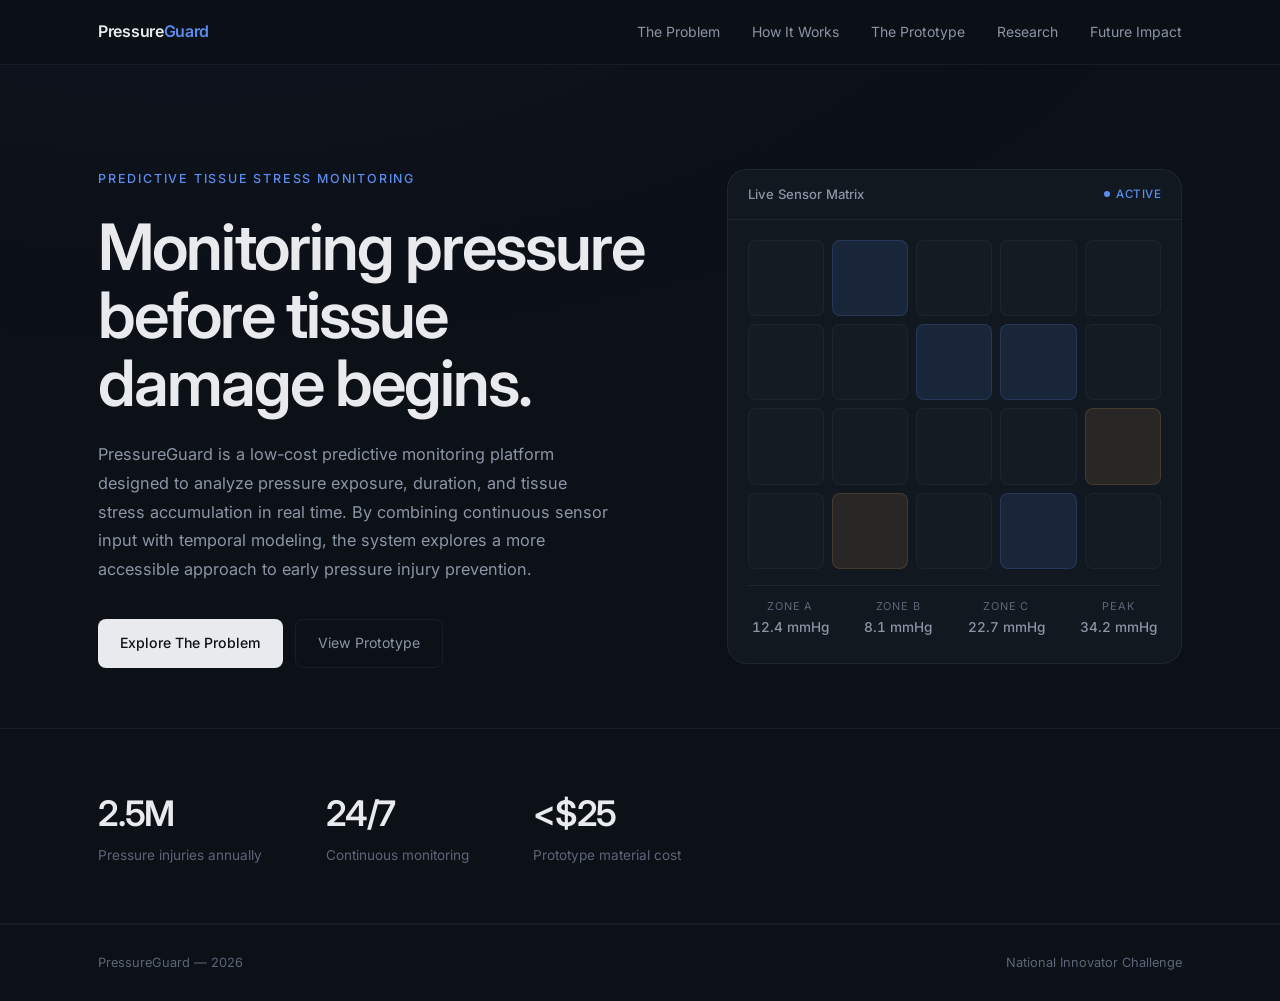
<file: index.html>
<!DOCTYPE html>
<html lang="en">
<head>
<meta charset="UTF-8">
<meta name="viewport" content="width=device-width, initial-scale=1.0">
<title>PressureGuard</title>
<link rel="preconnect" href="https://fonts.googleapis.com">
<link rel="preconnect" href="https://fonts.gstatic.com" crossorigin>
<link href="https://fonts.googleapis.com/css2?family=Inter:wght@300;400;500;600;700&display=swap" rel="stylesheet">
<link rel="stylesheet" href="css/style.css">
</head>
<body>

<nav>
<div class="container">
<div class="nav-inner">
<a href="index.html" class="logo">Pressure<span>Guard</span></a>
<div class="nav-links" id="navLinks">
<a href="problem.html">The Problem</a>
<a href="how-it-works.html">How It Works</a>
<a href="prototype.html">The Prototype</a>
<a href="research.html">Research</a>
<a href="future-impact.html">Future Impact</a>
</div>
<button class="menu-toggle" onclick="toggleMenu()" aria-label="Menu">
<span></span>
<span></span>
<span></span>
</button>
</div>
</div>
</nav>

<section class="hero">
<div class="container">
<div class="hero-grid">
<div class="hero-content fade-in">
<span class="hero-label">Predictive Tissue Stress Monitoring</span>
<h1>Monitoring pressure before tissue damage begins.</h1>
<p class="hero-body">PressureGuard is a low-cost predictive monitoring platform designed to analyze pressure exposure, duration, and tissue stress accumulation in real time. By combining continuous sensor input with temporal modeling, the system explores a more accessible approach to early pressure injury prevention.</p>
<div class="hero-buttons">
<a href="problem.html" class="btn-primary">Explore The Problem</a>
<a href="prototype.html" class="btn-secondary">View Prototype</a>
</div>
</div>
<div class="hero-visual fade-in" style="transition-delay: 0.15s">
<div class="visual-panel">
<div class="visual-header">
<span class="visual-header-title">Live Sensor Matrix</span>
<div class="visual-status"><span class="status-dot"></span> Active</div>
</div>
<div class="visual-body">
<div class="sensor-grid" id="sensorGrid">
<div class="sensor-cell"></div>
<div class="sensor-cell active"></div>
<div class="sensor-cell"></div>
<div class="sensor-cell"></div>
<div class="sensor-cell"></div>
<div class="sensor-cell"></div>
<div class="sensor-cell"></div>
<div class="sensor-cell active"></div>
<div class="sensor-cell active"></div>
<div class="sensor-cell"></div>
<div class="sensor-cell active"></div>
<div class="sensor-cell"></div>
<div class="sensor-cell"></div>
<div class="sensor-cell"></div>
<div class="sensor-cell elevated"></div>
<div class="sensor-cell"></div>
<div class="sensor-cell elevated"></div>
<div class="sensor-cell"></div>
<div class="sensor-cell active"></div>
<div class="sensor-cell"></div>
</div>
<div class="sensor-readings">
<div class="reading">
<div class="reading-label">Zone A</div>
<div class="reading-value" id="zoneA">12.4 mmHg</div>
</div>
<div class="reading">
<div class="reading-label">Zone B</div>
<div class="reading-value" id="zoneB">8.1 mmHg</div>
</div>
<div class="reading">
<div class="reading-label">Zone C</div>
<div class="reading-value" id="zoneC">22.7 mmHg</div>
</div>
<div class="reading">
<div class="reading-label">Peak</div>
<div class="reading-value" id="peak">34.2 mmHg</div>
</div>
</div>
</div>
</div>
</div>
</div>
</div>
</section>

<section class="stats-section">
<div class="container">
<div class="stats-row fade-in">
<div class="stat-item">
<h3>2.5M</h3>
<p>Pressure injuries annually</p>
</div>
<div class="stat-item">
<h3>24/7</h3>
<p>Continuous monitoring</p>
</div>
<div class="stat-item">
<h3>&lt;$25</h3>
<p>Prototype material cost</p>
</div>
</div>
</div>
</section>

<footer>
<div class="container">
<span class="footer-text">PressureGuard &mdash; 2026</span>
<span class="footer-text">National Innovator Challenge</span>
</div>
</footer>

<script src="js/main.js"></script>
</body>
</html>
</file>
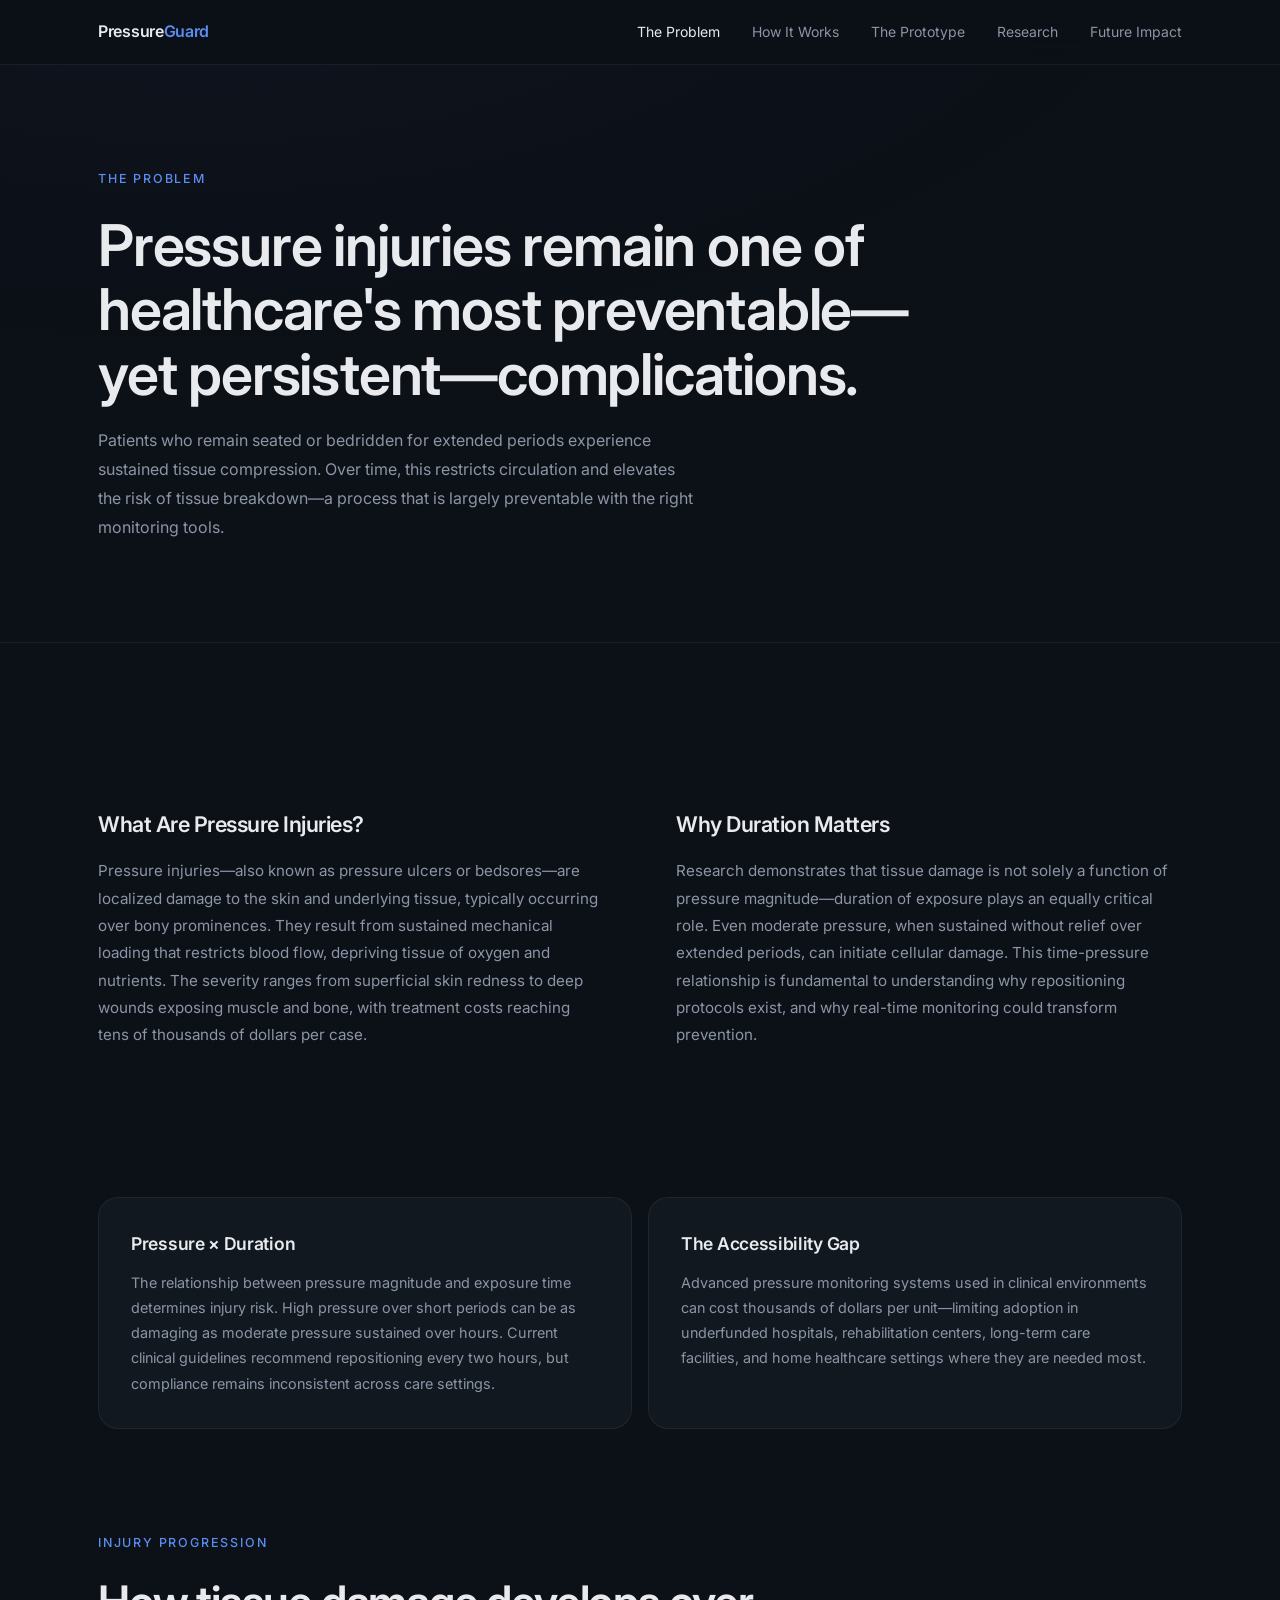
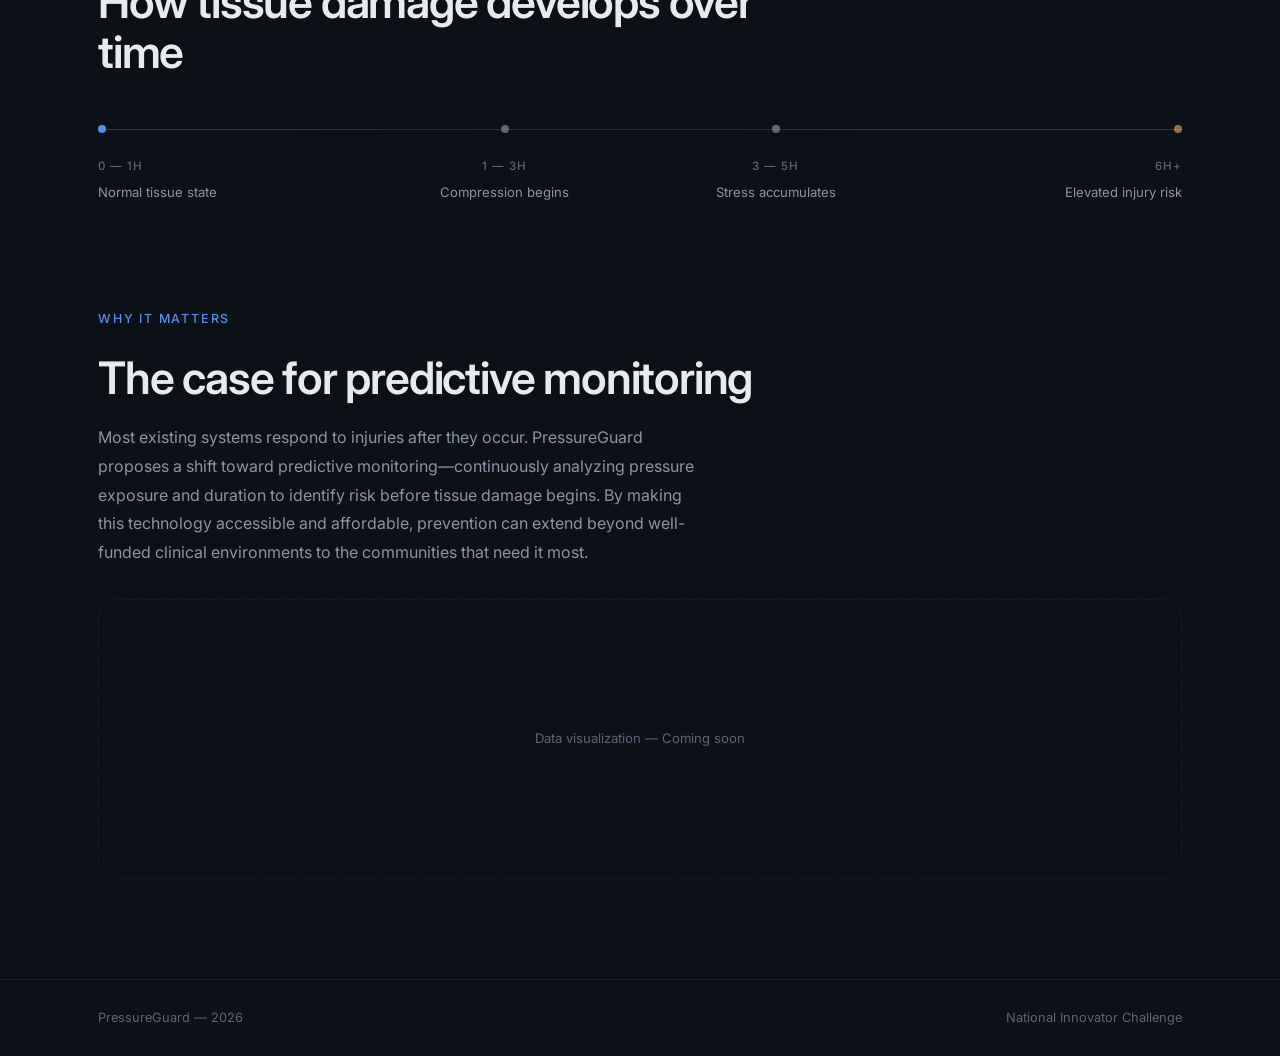
<file: problem.html>
<!DOCTYPE html>
<html lang="en">
<head>
<meta charset="UTF-8">
<meta name="viewport" content="width=device-width, initial-scale=1.0">
<title>PressureGuard &mdash; The Problem</title>
<link rel="preconnect" href="https://fonts.googleapis.com">
<link rel="preconnect" href="https://fonts.gstatic.com" crossorigin>
<link href="https://fonts.googleapis.com/css2?family=Inter:wght@300;400;500;600;700&display=swap" rel="stylesheet">
<link rel="stylesheet" href="css/style.css">
</head>
<body>

<nav>
<div class="container">
<div class="nav-inner">
<a href="index.html" class="logo">Pressure<span>Guard</span></a>
<div class="nav-links" id="navLinks">
<a href="problem.html" class="active">The Problem</a>
<a href="how-it-works.html">How It Works</a>
<a href="prototype.html">The Prototype</a>
<a href="research.html">Research</a>
<a href="future-impact.html">Future Impact</a>
</div>
<button class="menu-toggle" onclick="toggleMenu()" aria-label="Menu">
<span></span>
<span></span>
<span></span>
</button>
</div>
</div>
</nav>

<section class="section">
<div class="container">
<div class="fade-in">
<span class="section-label">The Problem</span>
<h1 class="section-title" style="font-size: clamp(2.4rem, 4.5vw, 3.6rem); max-width: 820px;">Pressure injuries remain one of healthcare's most preventable&mdash;yet persistent&mdash;complications.</h1>
<p class="section-body">Patients who remain seated or bedridden for extended periods experience sustained tissue compression. Over time, this restricts circulation and elevates the risk of tissue breakdown&mdash;a process that is largely preventable with the right monitoring tools.</p>
</div>
</div>
</section>

<div class="divider"></div>

<section class="section">
<div class="container">
<div class="content-grid">
<div class="content-block fade-in">
<h2>What Are Pressure Injuries?</h2>
<p>Pressure injuries&mdash;also known as pressure ulcers or bedsores&mdash;are localized damage to the skin and underlying tissue, typically occurring over bony prominences. They result from sustained mechanical loading that restricts blood flow, depriving tissue of oxygen and nutrients. The severity ranges from superficial skin redness to deep wounds exposing muscle and bone, with treatment costs reaching tens of thousands of dollars per case.</p>
</div>
<div class="content-block fade-in" style="transition-delay: 0.1s">
<h2>Why Duration Matters</h2>
<p>Research demonstrates that tissue damage is not solely a function of pressure magnitude&mdash;duration of exposure plays an equally critical role. Even moderate pressure, when sustained without relief over extended periods, can initiate cellular damage. This time-pressure relationship is fundamental to understanding why repositioning protocols exist, and why real-time monitoring could transform prevention.</p>
</div>
</div>
</div>
</section>

<section class="section" style="padding-top: 0;">
<div class="container">
<div class="card-grid fade-in">
<div class="card">
<h3>Pressure &times; Duration</h3>
<p>The relationship between pressure magnitude and exposure time determines injury risk. High pressure over short periods can be as damaging as moderate pressure sustained over hours. Current clinical guidelines recommend repositioning every two hours, but compliance remains inconsistent across care settings.</p>
</div>
<div class="card">
<h3>The Accessibility Gap</h3>
<p>Advanced pressure monitoring systems used in clinical environments can cost thousands of dollars per unit&mdash;limiting adoption in underfunded hospitals, rehabilitation centers, long-term care facilities, and home healthcare settings where they are needed most.</p>
</div>
</div>
</div>
</section>

<section class="section" style="padding-top: 0;">
<div class="container">
<div class="fade-in">
<span class="section-label">Injury Progression</span>
<h2 class="section-title">How tissue damage develops over time</h2>
<div class="timeline">
<div class="timeline-step">
<span class="timeline-dot"></span>
<span class="timeline-time">0 &mdash; 1h</span>
<span class="timeline-desc">Normal tissue state</span>
</div>
<div class="timeline-step">
<span class="timeline-dot"></span>
<span class="timeline-time">1 &mdash; 3h</span>
<span class="timeline-desc">Compression begins</span>
</div>
<div class="timeline-step">
<span class="timeline-dot"></span>
<span class="timeline-time">3 &mdash; 5h</span>
<span class="timeline-desc">Stress accumulates</span>
</div>
<div class="timeline-step">
<span class="timeline-dot"></span>
<span class="timeline-time">6h+</span>
<span class="timeline-desc">Elevated injury risk</span>
</div>
</div>
</div>
</div>
</section>

<section class="section" style="padding-top: 0;">
<div class="container">
<div class="fade-in">
<span class="section-label">Why It Matters</span>
<h2 class="section-title">The case for predictive monitoring</h2>
<p class="section-body" style="margin-bottom: 32px;">Most existing systems respond to injuries after they occur. PressureGuard proposes a shift toward predictive monitoring&mdash;continuously analyzing pressure exposure and duration to identify risk before tissue damage begins. By making this technology accessible and affordable, prevention can extend beyond well-funded clinical environments to the communities that need it most.</p>
<div class="placeholder-area" style="height: 280px;">Data visualization &mdash; Coming soon</div>
</div>
</div>
</section>

<footer>
<div class="container">
<span class="footer-text">PressureGuard &mdash; 2026</span>
<span class="footer-text">National Innovator Challenge</span>
</div>
</footer>

<script src="js/main.js"></script>
</body>
</html>
</file>
<file: css/style.css>
:root {
  --bg: #0c1017;
  --surface: #111820;
  --border: rgba(255, 255, 255, 0.06);
  --border-hover: rgba(255, 255, 255, 0.12);
  --accent: #5b8def;
  --accent-subtle: rgba(91, 141, 239, 0.08);
  --text: #e8eaed;
  --text-secondary: #8b95a5;
  --text-muted: #5c6678;
  --radius: 12px;
  --radius-lg: 20px;
}

* {
  margin: 0;
  padding: 0;
  box-sizing: border-box;
}

html {
  scroll-behavior: smooth;
}

body {
  font-family: 'Inter', sans-serif;
  background: var(--bg);
  color: var(--text);
  overflow-x: hidden;
  -webkit-font-smoothing: antialiased;
  -moz-osx-font-smoothing: grayscale;
  line-height: 1.6;
}

body::before {
  content: '';
  position: fixed;
  inset: 0;
  z-index: -1;
  background: radial-gradient(ellipse 80% 50% at 15% -10%, rgba(91, 141, 239, 0.04), transparent);
  pointer-events: none;
}

a {
  text-decoration: none;
  color: inherit;
}

button {
  font-family: 'Inter', sans-serif;
  cursor: pointer;
}

.container {
  width: 100%;
  max-width: 1180px;
  margin: 0 auto;
  padding: 0 48px;
}

nav {
  position: sticky;
  top: 0;
  z-index: 1000;
  backdrop-filter: blur(16px);
  -webkit-backdrop-filter: blur(16px);
  background: rgba(12, 16, 23, 0.82);
  border-bottom: 1px solid var(--border);
}

.nav-inner {
  display: flex;
  justify-content: space-between;
  align-items: center;
  height: 64px;
}

.logo {
  font-size: 1rem;
  font-weight: 600;
  letter-spacing: -0.3px;
  color: var(--text);
}

.logo span {
  color: var(--accent);
}

.nav-links {
  display: flex;
  gap: 32px;
  align-items: center;
}

.nav-links a {
  color: var(--text-secondary);
  font-size: 0.875rem;
  font-weight: 400;
  transition: color 0.2s ease;
  white-space: nowrap;
}

.nav-links a:hover,
.nav-links a.active {
  color: var(--text);
}

.menu-toggle {
  display: none;
  background: none;
  border: none;
  color: var(--text-secondary);
  padding: 8px;
  flex-direction: column;
  gap: 5px;
}

.menu-toggle span {
  display: block;
  width: 18px;
  height: 1.5px;
  background: currentColor;
  border-radius: 1px;
  transition: 0.2s ease;
}

.hero {
  padding: 100px 0 60px;
}

.hero-grid {
  display: grid;
  grid-template-columns: 1.1fr 0.9fr;
  gap: 72px;
  align-items: center;
}

.hero-label {
  display: inline-block;
  color: var(--accent);
  font-size: 0.78rem;
  font-weight: 500;
  text-transform: uppercase;
  letter-spacing: 1.8px;
  margin-bottom: 24px;
}

.hero h1 {
  font-size: clamp(2.6rem, 5vw, 4.2rem);
  font-weight: 600;
  line-height: 1.06;
  letter-spacing: -2px;
  max-width: 640px;
  margin-bottom: 24px;
}

.hero-body {
  max-width: 520px;
  color: var(--text-secondary);
  font-size: 1.02rem;
  line-height: 1.75;
  margin-bottom: 36px;
}

.hero-buttons {
  display: flex;
  gap: 12px;
  flex-wrap: wrap;
}

.btn-primary {
  display: inline-flex;
  align-items: center;
  gap: 8px;
  background: var(--text);
  color: var(--bg);
  border: none;
  padding: 12px 22px;
  border-radius: 8px;
  font-size: 0.88rem;
  font-weight: 500;
  transition: all 0.2s ease;
}

.btn-primary:hover {
  background: #fff;
  transform: translateY(-1px);
}

.btn-secondary {
  display: inline-flex;
  align-items: center;
  gap: 8px;
  background: transparent;
  color: var(--text-secondary);
  border: 1px solid var(--border);
  padding: 12px 22px;
  border-radius: 8px;
  font-size: 0.88rem;
  font-weight: 400;
  transition: all 0.2s ease;
}

.btn-secondary:hover {
  border-color: var(--border-hover);
  color: var(--text);
  background: rgba(255, 255, 255, 0.02);
}

.stats-section {
  border-top: 1px solid var(--border);
  border-bottom: 1px solid var(--border);
}

.stats-row {
  display: flex;
  gap: 64px;
  padding: 56px 0;
}

.stat-item h3 {
  font-size: 2.2rem;
  font-weight: 600;
  letter-spacing: -1.2px;
  margin-bottom: 4px;
}

.stat-item p {
  color: var(--text-muted);
  font-size: 0.85rem;
}

.visual-panel {
  width: 100%;
  border-radius: var(--radius-lg);
  border: 1px solid var(--border);
  background: var(--surface);
  overflow: hidden;
}

.visual-header {
  display: flex;
  justify-content: space-between;
  align-items: center;
  padding: 14px 20px;
  border-bottom: 1px solid var(--border);
}

.visual-header-title {
  font-size: 0.82rem;
  color: var(--text-secondary);
  font-weight: 500;
}

.visual-status {
  display: flex;
  align-items: center;
  gap: 6px;
  font-size: 0.72rem;
  color: var(--accent);
  font-weight: 500;
  text-transform: uppercase;
  letter-spacing: 0.5px;
}

.status-dot {
  width: 6px;
  height: 6px;
  border-radius: 50%;
  background: var(--accent);
  animation: pulse 2.5s ease-in-out infinite;
}

@keyframes pulse {
  0%, 100% { opacity: 1; }
  50% { opacity: 0.3; }
}

.visual-body {
  padding: 20px;
}

.sensor-grid {
  display: grid;
  grid-template-columns: repeat(5, 1fr);
  gap: 8px;
  margin-bottom: 16px;
}

.sensor-cell {
  aspect-ratio: 1;
  border-radius: 8px;
  background: rgba(255, 255, 255, 0.015);
  border: 1px solid rgba(255, 255, 255, 0.04);
  transition: all 1.2s ease;
}

.sensor-cell.active {
  background: rgba(91, 141, 239, 0.12);
  border-color: rgba(91, 141, 239, 0.18);
}

.sensor-cell.elevated {
  background: rgba(239, 178, 91, 0.1);
  border-color: rgba(239, 178, 91, 0.14);
}

.sensor-readings {
  display: flex;
  justify-content: space-between;
  padding: 12px 4px 4px;
  border-top: 1px solid var(--border);
  margin-top: 12px;
}

.reading {
  text-align: center;
}

.reading-label {
  font-size: 0.68rem;
  color: var(--text-muted);
  text-transform: uppercase;
  letter-spacing: 0.8px;
  margin-bottom: 2px;
}

.reading-value {
  font-size: 0.85rem;
  font-weight: 500;
  color: var(--text-secondary);
  font-variant-numeric: tabular-nums;
}

.section {
  padding: 100px 0;
}

.section-label {
  display: inline-block;
  color: var(--accent);
  font-size: 0.78rem;
  font-weight: 500;
  text-transform: uppercase;
  letter-spacing: 1.8px;
  margin-bottom: 24px;
}

.section-title {
  font-size: clamp(2rem, 3.5vw, 2.8rem);
  font-weight: 600;
  line-height: 1.12;
  letter-spacing: -1.2px;
  max-width: 720px;
  margin-bottom: 20px;
}

.section-body {
  max-width: 600px;
  color: var(--text-secondary);
  font-size: 1rem;
  line-height: 1.8;
}

.card-grid {
  display: grid;
  grid-template-columns: 1fr 1fr;
  gap: 16px;
  margin-top: 48px;
}

.card {
  background: var(--surface);
  border: 1px solid var(--border);
  border-radius: var(--radius-lg);
  padding: 32px;
  transition: border-color 0.25s ease, transform 0.25s ease;
}

.card:hover {
  border-color: var(--border-hover);
  transform: translateY(-2px);
}

.card h3 {
  font-size: 1.1rem;
  font-weight: 600;
  letter-spacing: -0.3px;
  margin-bottom: 12px;
}

.card p {
  color: var(--text-secondary);
  font-size: 0.9rem;
  line-height: 1.75;
}

.placeholder-area {
  border-radius: var(--radius-lg);
  border: 1px dashed rgba(255, 255, 255, 0.06);
  display: flex;
  align-items: center;
  justify-content: center;
  color: var(--text-muted);
  font-size: 0.82rem;
  margin-top: 32px;
  padding: 24px;
}

.content-grid {
  display: grid;
  grid-template-columns: 1fr 1fr;
  gap: 72px;
  align-items: start;
  margin-top: 64px;
}

.content-block h2 {
  font-size: 1.35rem;
  font-weight: 600;
  letter-spacing: -0.5px;
  margin-bottom: 16px;
}

.content-block p {
  color: var(--text-secondary);
  font-size: 0.95rem;
  line-height: 1.8;
}

.timeline {
  display: flex;
  justify-content: space-between;
  position: relative;
  margin-top: 48px;
}

.timeline::before {
  content: '';
  position: absolute;
  top: 4px;
  left: 0;
  right: 0;
  height: 1px;
  background: linear-gradient(to right, rgba(91, 141, 239, 0.3), var(--border-hover), rgba(239, 178, 91, 0.25));
}

.timeline-step {
  position: relative;
  z-index: 1;
  flex: 1;
}

.timeline-step:last-child {
  text-align: right;
}

.timeline-step:nth-child(2),
.timeline-step:nth-child(3) {
  text-align: center;
}

.timeline-dot {
  width: 8px;
  height: 8px;
  border-radius: 50%;
  background: var(--text-muted);
  margin-bottom: 16px;
  display: inline-block;
}

.timeline-step:first-child .timeline-dot {
  background: var(--accent);
}

.timeline-step:last-child .timeline-dot {
  background: rgba(239, 178, 91, 0.6);
}

.timeline-time {
  font-size: 0.72rem;
  font-weight: 500;
  color: var(--text-muted);
  text-transform: uppercase;
  letter-spacing: 1px;
  display: block;
  margin-bottom: 4px;
}

.timeline-desc {
  font-size: 0.82rem;
  color: var(--text-secondary);
}

.divider {
  height: 1px;
  background: var(--border);
}

footer {
  padding: 28px 0;
  border-top: 1px solid var(--border);
}

footer .container {
  display: flex;
  justify-content: space-between;
  align-items: center;
}

.footer-text {
  color: var(--text-muted);
  font-size: 0.8rem;
}

.coming-soon-content {
  min-height: calc(100vh - 64px - 85px);
  display: flex;
  align-items: center;
  justify-content: center;
  flex-direction: column;
  text-align: center;
  padding: 40px 24px;
}

.coming-soon-content h1 {
  font-size: clamp(2.2rem, 4vw, 3.2rem);
  font-weight: 600;
  letter-spacing: -1.5px;
  margin-bottom: 12px;
}

.coming-soon-content p {
  color: var(--text-secondary);
  font-size: 0.95rem;
  margin-bottom: 32px;
  max-width: 360px;
  line-height: 1.7;
}

.fade-in {
  opacity: 0;
  transform: translateY(16px);
  transition: opacity 0.7s ease, transform 0.7s ease;
}

.fade-in.visible {
  opacity: 1;
  transform: translateY(0);
}

@media (max-width: 1024px) {
  .hero-grid {
    grid-template-columns: 1fr;
    gap: 48px;
  }

  .card-grid {
    grid-template-columns: 1fr;
  }

  .content-grid {
    grid-template-columns: 1fr;
    gap: 40px;
  }

  .stats-row {
    gap: 40px;
    flex-wrap: wrap;
  }
}

@media (max-width: 768px) {
  .container {
    padding: 0 24px;
  }

  .nav-links {
    display: none;
    position: fixed;
    top: 64px;
    left: 0;
    right: 0;
    bottom: 0;
    background: rgba(12, 16, 23, 0.97);
    backdrop-filter: blur(20px);
    -webkit-backdrop-filter: blur(20px);
    flex-direction: column;
    padding: 32px 24px;
    gap: 20px;
    border-top: 1px solid var(--border);
  }

  .nav-links.open {
    display: flex;
  }

  .nav-links a {
    font-size: 1.05rem;
    padding: 8px 0;
  }

  .menu-toggle {
    display: flex;
  }

  .hero {
    padding: 72px 0 48px;
  }

  .hero h1 {
    letter-spacing: -1.5px;
  }

  .stats-row {
    gap: 32px;
  }

  .stat-item h3 {
    font-size: 1.8rem;
  }

  .section {
    padding: 72px 0;
  }

  .timeline {
    flex-direction: column;
    gap: 24px;
  }

  .timeline::before {
    display: none;
  }

  .timeline-step,
  .timeline-step:last-child,
  .timeline-step:nth-child(2),
  .timeline-step:nth-child(3) {
    text-align: left;
  }

  footer .container {
    flex-direction: column;
    gap: 8px;
    text-align: center;
  }
}

@media (max-width: 480px) {
  .hero-buttons {
    flex-direction: column;
  }

  .btn-primary,
  .btn-secondary {
    width: 100%;
    justify-content: center;
  }

  .sensor-readings {
    flex-wrap: wrap;
    gap: 12px;
  }

  .reading {
    flex: 1;
    min-width: 60px;
  }
}
</file>
